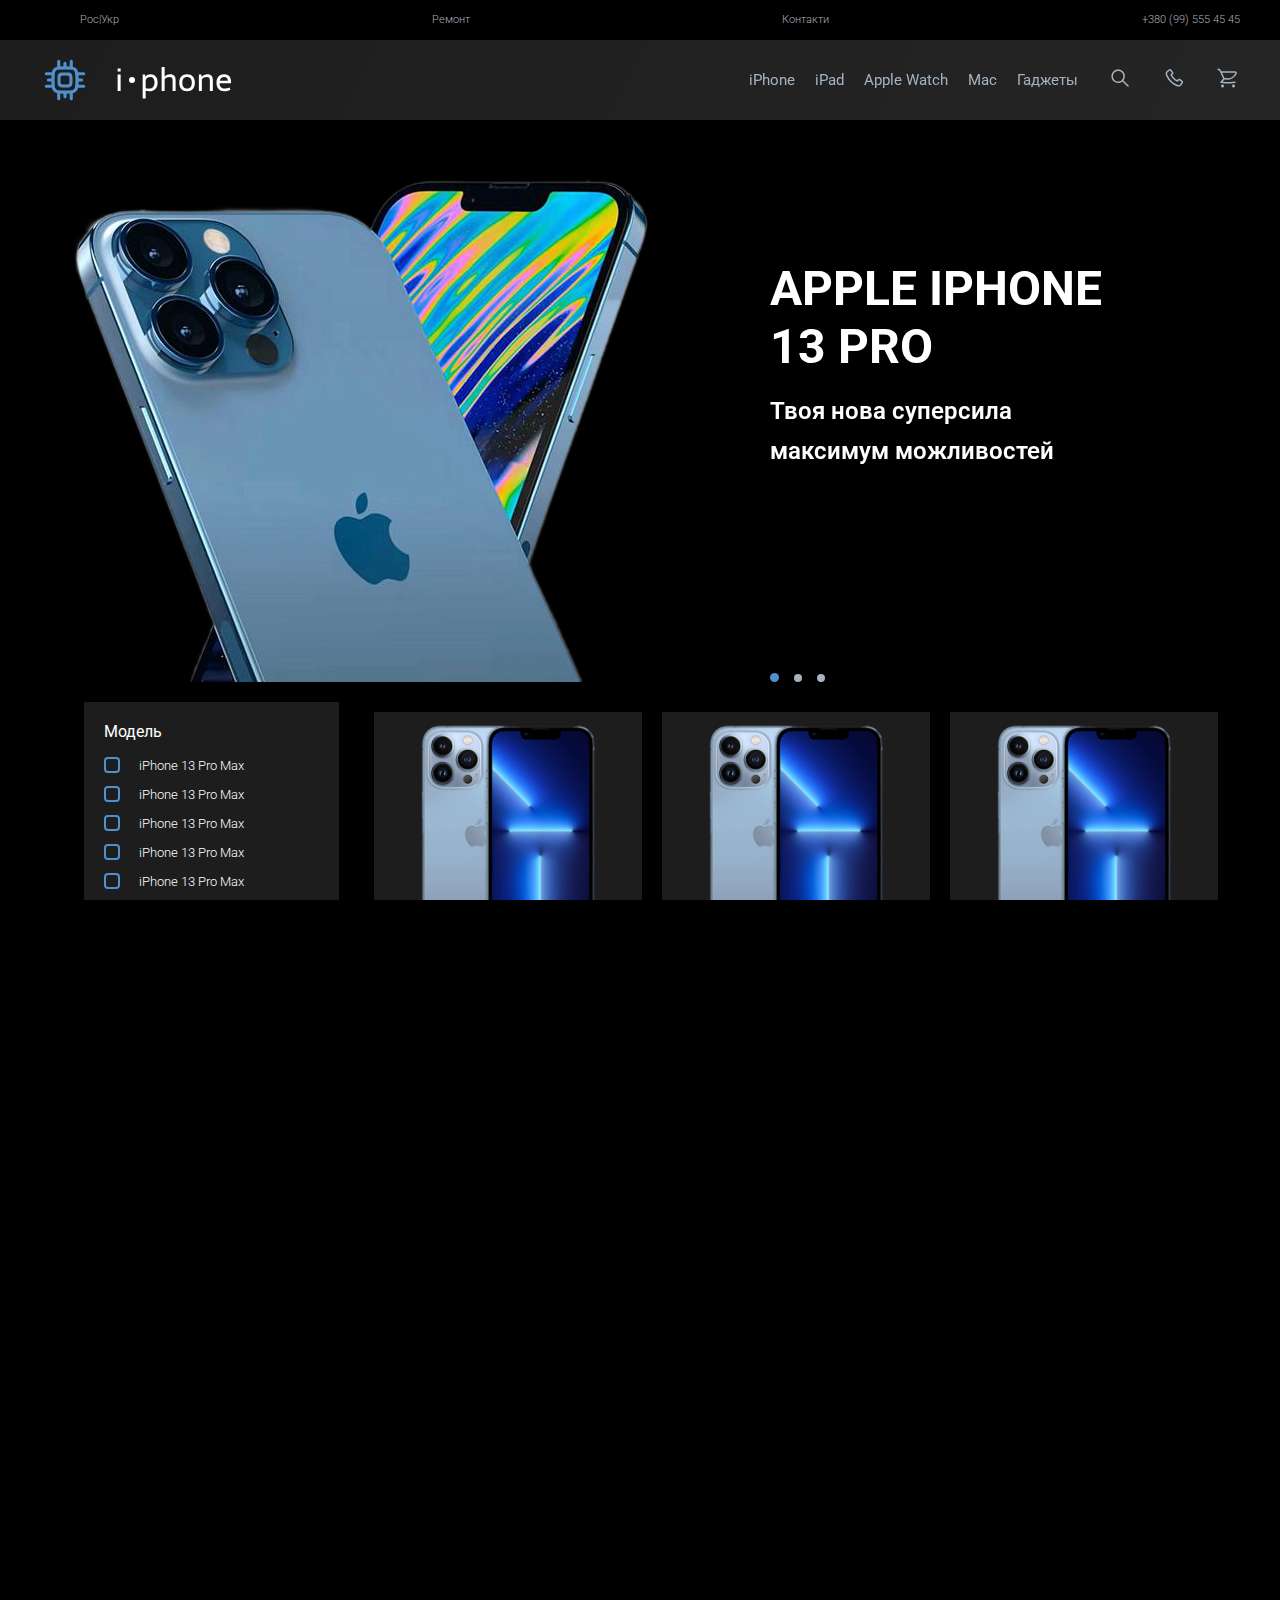
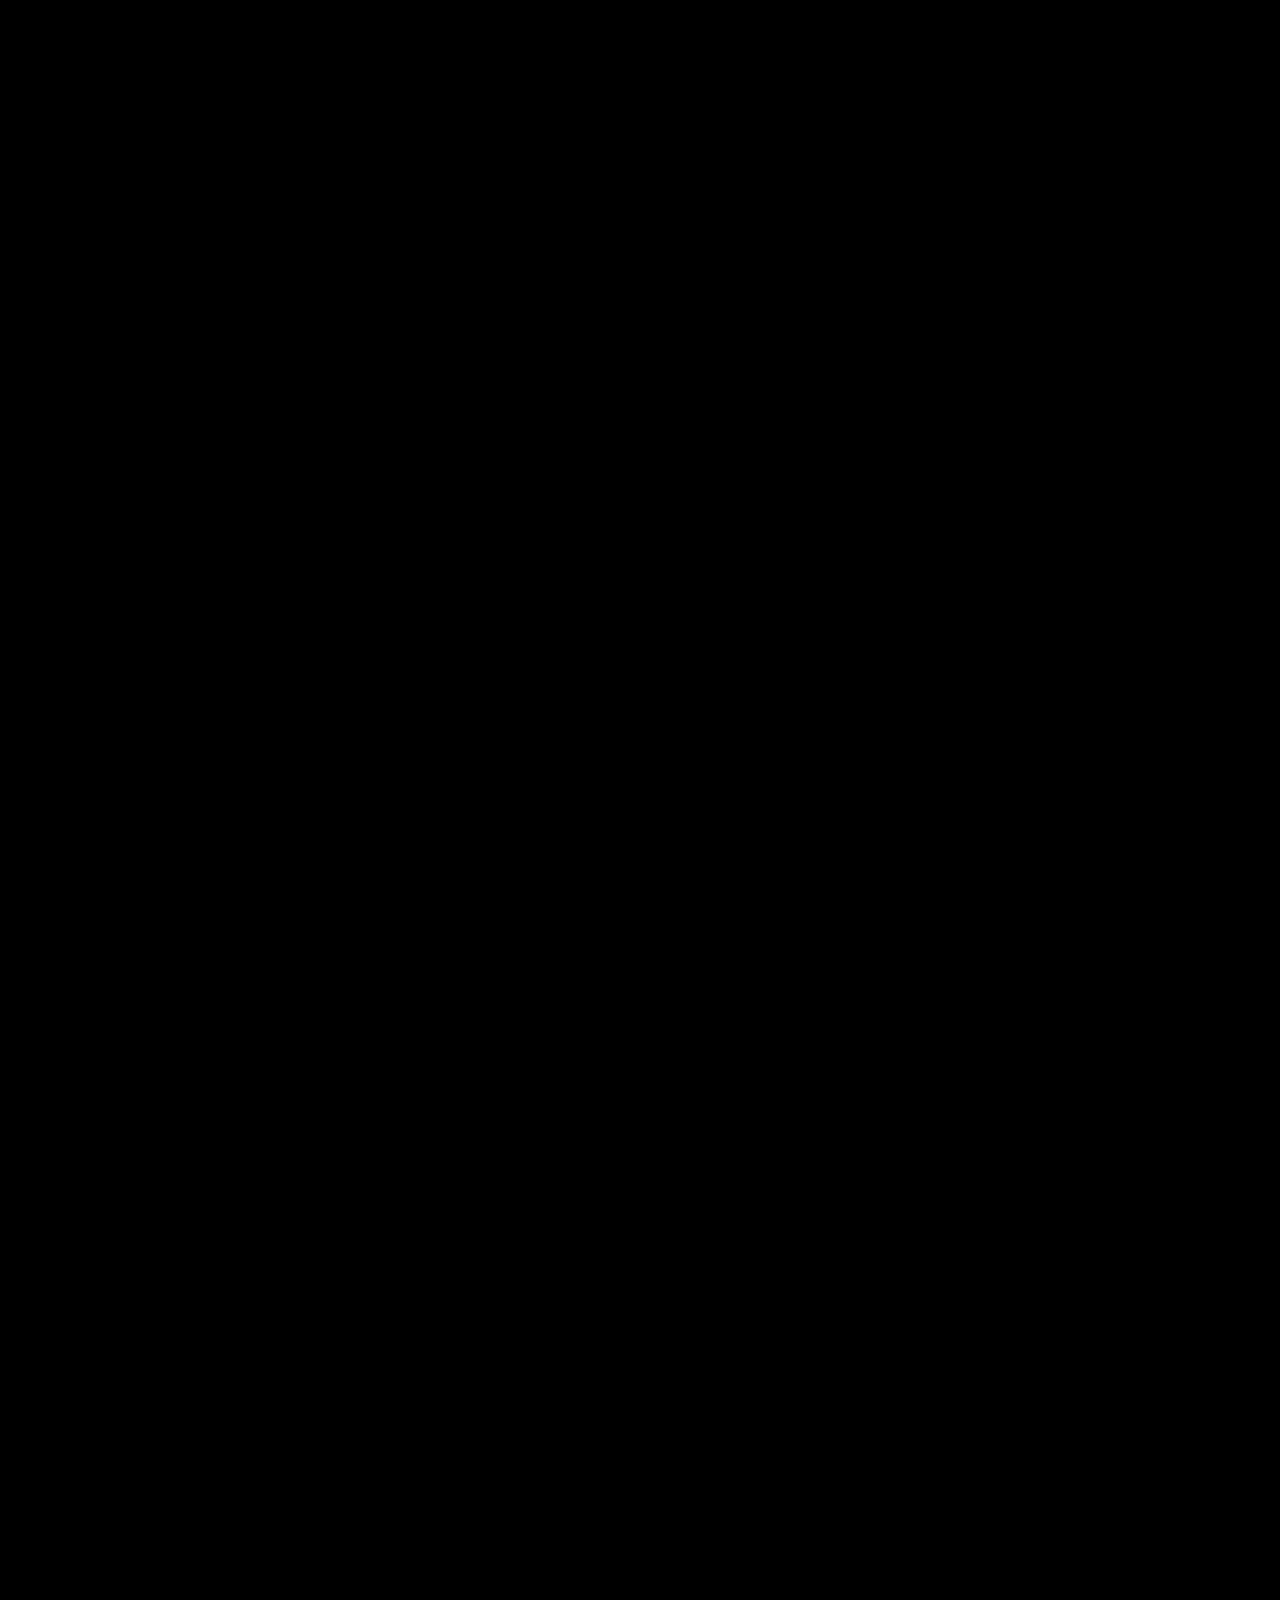
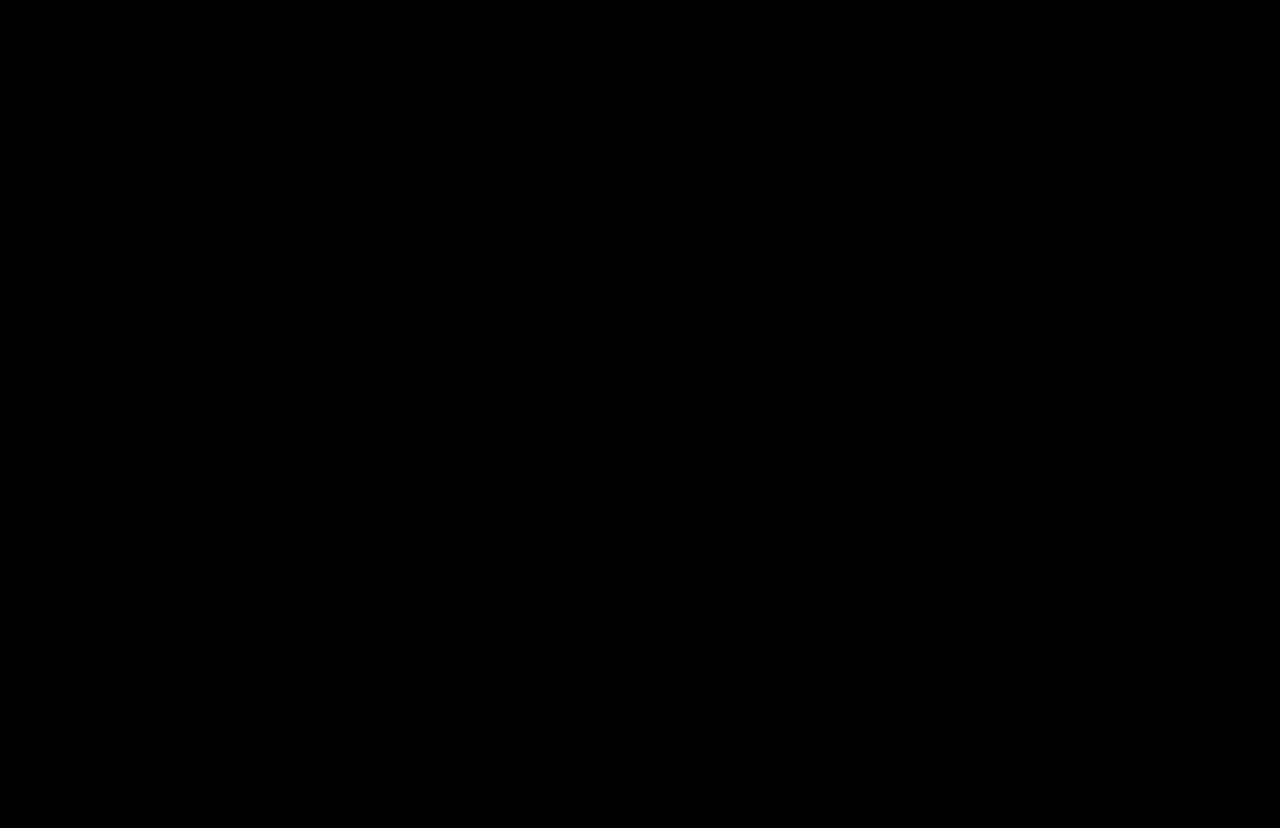
<file: index.html>
<!DOCTYPE html>
<html lang="ru">

<head>
    <meta charset="UTF-8">
    <meta http-equiv="X-UA-Compatible" content="IE=edge">
    <meta name="viewport" content="width=device-width, initial-scale=1.0">
    <title>Document</title>
    <link rel="preconnect" href="https://fonts.googleapis.com">
    <link rel="preconnect" href="https://fonts.gstatic.com" crossorigin>
    <link href="https://fonts.googleapis.com/css2?family=Roboto:wght@300;400;500;700&display=swap" rel="stylesheet">
    <link rel="stylesheet" href="css/style.min.css" type="text/css">
</head>

<body>
    <!-- ================================================wrapper============================================================================================================================================================================================================ -->
    <div class="wrapper">
        <div class="topbar">
            <div class="container">
                <div class="topbar__inner">
                    <ul class="topbar__list">
                        <li class="topbar__item">
                            <ul>
                                <li>
                                    <a href="#" class="topbar__link">Рос</a>
                                </li>
                                <span>|</span>
                                <li>
                                    <a href="#" class="topbar__link">Укр</a>
                                </li>
                            </ul>
                        </li>
                        <li class="topbar__item">
                            <a href="#" class="link">Ремонт</a>
                        </li>
                        <li class="topbar__item">
                            <a href="#" class="link">Контакти</a>
                        </li>
                        <li class="topbar__item">
                            <a href="#" class="link">+380 (99) 555 45 45</a>
                        </li>
                    </ul>
                </div>
            </div>
        </div>
        <!-- ================================================header============================================================================================================================================================================================================ -->
        <header class="header" id="myHeader">
            <div class="container">
                <div class="header__inner">
                    <a href="#" class="header__logo">
                        <img src="images/logo.svg" alt="logo">
                    </a>
                    <div class="header__burger">
                        <svg width="20" height="20" viewBox="0 0 20 20" fill="none" xmlns="http://www.w3.org/2000/svg">
                        <rect width="20" height="4" rx="2" fill="#A5B3C0"/>
                        <rect y="8" width="20" height="4" rx="2" fill="#A5B3C0"/>
                        <rect y="16" width="20" height="4" rx="2" fill="#A5B3C0"/>
                        </svg>
                    </div>
                    <nav class="header__menu">
                        <ul class="header__list">
                            <li class="header__item">
                                <a href="#" class="header__link">iPhone</a>
                            </li>
                            <li class="header__item">
                                <a href="#" class="header__link">iPad</a>
                            </li>
                            <li class="header__item">
                                <a href="#" class="header__link">Apple Watch</a>
                            </li>
                            <li class="header__item">
                                <a href="#" class="header__link">Mac</a>
                            </li>
                            <li class="header__item">
                                <a href="#" class="header__link">Гаджеты</a>
                            </li>
                        </ul>
                    </nav>
                    <ul class="header__nav">
                        <li class="header__nav-item">
                            <a href="#" class="header__nav-link">
                                <svg width="24" height="24" viewBox="0 0 24 24" fill="none" xmlns="http://www.w3.org/2000/svg">
                                <path fill-rule="evenodd" clip-rule="evenodd" d="M14.3851 15.4457C11.7348 17.5684 7.85538 17.4013 5.3986 14.9445C2.76256 12.3085 2.76256 8.03464 5.3986 5.3986C8.03464 2.76256 12.3085 2.76256 14.9445 5.3986C17.4013 7.85538 17.5684 11.7348 15.4457 14.3851L20.6014 19.5407C20.8943 19.8336 20.8943 20.3085 20.6014 20.6014C20.3085 20.8943 19.8336 20.8943 19.5407 20.6014L14.3851 15.4457ZM6.45926 13.8839C4.40901 11.8336 4.40901 8.50951 6.45926 6.45926C8.50951 4.40901 11.8336 4.40901 13.8839 6.45926C15.9326 8.50801 15.9341 11.8287 13.8884 13.8794C13.8869 13.8809 13.8854 13.8823 13.8839 13.8839C13.8824 13.8854 13.8809 13.8869 13.8794 13.8884C11.8288 15.9341 8.50801 15.9326 6.45926 13.8839Z" fill="#A5B3C0"/>
                                </svg>
                            </a>
                        </li>
                        <li class="header__nav-item">
                            <a href="#" class="header__nav-link">
                                <svg width="24" height="24" viewBox="0 0 24 24" fill="none" xmlns="http://www.w3.org/2000/svg">
                                <path fill-rule="evenodd" clip-rule="evenodd" d="M5.84029 9.85638C7.6276 13.7483 10.8081 16.8424 14.7619 18.519L14.7743 18.5243L15.5382 18.8648C16.5108 19.2981 17.654 18.9904 18.2776 18.1273L19.552 16.3635C19.6298 16.2558 19.6098 16.106 19.5063 16.0225L17.2816 14.2277C17.171 14.1385 17.0084 14.1593 16.9237 14.2735L16.0579 15.4418C15.8476 15.7256 15.4678 15.8242 15.1461 15.6786C12.1897 14.3407 9.81397 11.9649 8.47604 9.00854C8.33043 8.68678 8.42902 8.30702 8.71278 8.09674L9.88115 7.23088C9.99532 7.14628 10.0161 6.98365 9.92688 6.87305L8.13184 4.64801C8.04841 4.54459 7.89866 4.52451 7.79093 4.60228L6.01764 5.88244C5.14885 6.50963 4.84289 7.66247 5.28635 8.63792L5.83969 9.85508C5.83989 9.85552 5.84009 9.85595 5.84029 9.85638ZM14.1699 19.8973C9.87392 18.0737 6.41856 14.7107 4.47651 10.481L4.47534 10.4784L3.92084 9.25871C3.18174 7.63296 3.69167 5.71155 5.13965 4.66624L6.91294 3.38608C7.66706 2.84167 8.71529 2.98228 9.29929 3.70617L11.0943 5.93122C11.7189 6.70539 11.5734 7.84378 10.7743 8.43602L10.1048 8.93218C11.2357 11.1266 13.0281 12.919 15.2224 14.0499L15.7186 13.3804C16.3108 12.5812 17.4492 12.4357 18.2234 13.0603L20.4482 14.8551C21.1723 15.4393 21.3127 16.4879 20.7678 17.242L19.4935 19.0058C18.4541 20.4442 16.5487 20.9572 14.9277 20.2349L14.1699 19.8973Z" fill="#A5B3C0"/>
                                </svg>

                            </a>
                        </li>
                        <li class="header__nav-item">
                            <a href="#" class="header__nav-link">
                                <svg width="24" height="24" viewBox="0 0 24 24" fill="none" xmlns="http://www.w3.org/2000/svg">
                                <path fill-rule="evenodd" clip-rule="evenodd" d="M19.1477 5.25H5.33514L4.15497 3.1346C4.0225 2.89715 3.7719 2.75 3.5 2.75H2C1.58579 2.75 1.25 3.08579 1.25 3.5C1.25 3.91421 1.58579 4.25 2 4.25H3.0596L4.22429 6.33765L6.91037 12.2809L6.91312 12.2869L7.14971 12.8104L4.45287 15.687C4.25895 15.8939 4.19825 16.1924 4.29599 16.4585C4.39372 16.7247 4.63317 16.913 4.91486 16.9452L7.37299 17.2261C10.4477 17.5775 13.5524 17.5775 16.627 17.2261L19.0852 16.9452C19.4967 16.8981 19.7922 16.5264 19.7452 16.1148C19.6981 15.7033 19.3264 15.4078 18.9149 15.4549L16.4567 15.7358C13.4952 16.0742 10.5048 16.0742 7.54331 15.7358L6.56779 15.6243L8.54717 13.513C8.56632 13.4925 8.5841 13.4713 8.60052 13.4494L9.35334 13.5474C10.4083 13.6847 11.4746 13.7116 12.5351 13.6277C15.0086 13.4321 17.301 12.2551 18.9015 10.3591L19.4795 9.67425C19.499 9.65125 19.517 9.62711 19.5335 9.60194L20.6109 7.96009C21.3745 6.79633 20.5397 5.25 19.1477 5.25ZM8.65627 11.944C8.49086 11.9225 8.34823 11.8175 8.27858 11.666L8.27725 11.6631L6.05674 6.75H19.1477C19.3466 6.75 19.4658 6.9709 19.3567 7.13716L18.3042 8.74123L17.7552 9.39152C16.4132 10.9814 14.4909 11.9683 12.4169 12.1324C11.4603 12.208 10.4984 12.1837 9.54688 12.0599L8.65627 11.944Z" fill="#A5B3C0"/>
                                <path d="M6.5 18.5C5.67157 18.5 5 19.1716 5 20C5 20.8284 5.67157 21.5 6.5 21.5C7.32843 21.5 8 20.8284 8 20C8 19.1716 7.32843 18.5 6.5 18.5Z" fill="#A5B3C0"/>
                                <path d="M16 20C16 19.1716 16.6716 18.5 17.5 18.5C18.3284 18.5 19 19.1716 19 20C19 20.8284 18.3284 21.5 17.5 21.5C16.6716 21.5 16 20.8284 16 20Z" fill="#A5B3C0"/>
                                </svg>
                            </a>
                        </li>
                    </ul>
                </div>
            </div>
        </header>
        <!-- ================================================main============================================================================================================================================================================================================ -->
        <main class="main">
            <div class="pictures">
                <div class="container">
                    <div class="pictures__slick">
                        <a href="#" class="pictures__inner">
                            <div class="pictures__item">
                                <img src="images/darkbomber.png" alt="" class="pictures__img">
                            </div>
                            <div class="pictures__item">
                                <h1 class="pictures__title">apple iphone 13 pro</h1>
                                <p class="pictures__text">Твоя нова суперсила максимум можливостей</p>
                            </div>
                        </a>
                        <a href="#" class="pictures__inner">
                            <div class="pictures__item">
                                <img src="images/darkbomber.png" alt="" class="pictures__img">
                            </div>
                            <div class="pictures__item">
                                <h1 class="pictures__title">apple iphone 13 pro</h1>
                                <p class="pictures__text">Твоя нова суперсила максимум можливостей</p>
                            </div>
                        </a>
                        <a href="#" class="pictures__inner">
                            <div class="pictures__item">
                                <img src="images/darkbomber.png" alt="" class="pictures__img">
                            </div>
                            <div class="pictures__item">
                                <h1 class="pictures__title">apple iphone 13 pro</h1>
                                <p class="pictures__text">Твоя нова суперсила максимум можливостей</p>
                            </div>
                        </a>
                    </div>
                </div>
            </div>
            <div class="row cf">
                <div class="container">
                    <div class="content">
                        <div class="product_btn">
                            <svg width="24" height="24" viewBox="0 0 24 24" fill="none" xmlns="http://www.w3.org/2000/svg">
                        <path fill-rule="evenodd" clip-rule="evenodd" d="M13.3535 8.75H4C3.58579 8.75 3.25 8.41421 3.25 8C3.25 7.58579 3.58579 7.25 4 7.25H13.3535C13.68 6.09575 14.7412 5.25 16 5.25C17.2588 5.25 18.32 6.09575 18.6465 7.25H20C20.4142 7.25 20.75 7.58579 20.75 8C20.75 8.41421 20.4142 8.75 20 8.75H18.6465C18.32 9.90425 17.2588 10.75 16 10.75C14.7412 10.75 13.68 9.90425 13.3535 8.75ZM14.75 8C14.75 7.30964 15.3096 6.75 16 6.75C16.6904 6.75 17.25 7.30964 17.25 8C17.25 8.69036 16.6904 9.25 16 9.25C15.3096 9.25 14.75 8.69036 14.75 8Z" fill="#A5B3C0"/>
                        <path fill-rule="evenodd" clip-rule="evenodd" d="M10.6465 16.75H20C20.4142 16.75 20.75 16.4142 20.75 16C20.75 15.5858 20.4142 15.25 20 15.25H10.6465C10.32 14.0957 9.25878 13.25 8 13.25C6.74122 13.25 5.67998 14.0957 5.35352 15.25H4C3.58579 15.25 3.25 15.5858 3.25 16C3.25 16.4142 3.58579 16.75 4 16.75H5.35352C5.67998 17.9043 6.74122 18.75 8 18.75C9.25878 18.75 10.32 17.9043 10.6465 16.75ZM6.75 16C6.75 15.3096 7.30964 14.75 8 14.75C8.69036 14.75 9.25 15.3096 9.25 16C9.25 16.6904 8.69036 17.25 8 17.25C7.30964 17.25 6.75 16.6904 6.75 16Z" fill="#A5B3C0"/>
                        </svg>
                        </div>
                        <div class="myproduct">
                            <div class="myproduct__item">
                                <a href="product.html" class=""><img class="myproduct__tump-img" src="images/iphone_product.png" alt="product">
                                </a>
                                <h3 class="myproduct__tump-title">
                                    <a href="product.html" class="myproduct__tump-title--link">
                                      б/у Apple iPhone 13 Pro 256GB Sierra Blue (MLVP3)
                                    </a>
                                </h3>
                                <div class="myproduct__tump-price">
                                    <span>$750</span>
                                    <div>26 000Грн</div>
                                </div>
                                <div class="myproduct__tump-button">
                                    <a href="product.html" class="myproduct__tump-btn btn">Покупка в один клик</a>
                                    <a href="#" class="myproduct__main-btn btn">В корзину</a>
                                </div>
                            </div>
                            <div class="myproduct__item">
                                <a href="product.html" class=""><img class="myproduct__tump-img" src="images/iphone_product.png" alt="product">
                                </a>
                                <h3 class="myproduct__tump-title">
                                    <a href="product.html" class="myproduct__tump-title--link">
                                      б/у Apple iPhone 13 Pro 256GB Sierra Blue (MLVP3)
                                    </a>
                                </h3>
                                <div class="myproduct__tump-price">
                                    <span>$750</span>
                                    <div>26 000Грн</div>
                                </div>
                                <div class="myproduct__tump-button">
                                    <a href="product.html" class="myproduct__tump-btn btn">Покупка в один клик</a>
                                    <a href="#" class="myproduct__main-btn btn">В корзину</a>
                                </div>
                            </div>
                            <div class="myproduct__item">
                                <a href="product.html" class=""><img class="myproduct__tump-img" src="images/iphone_product.png" alt="product">
                                </a>
                                <h3 class="myproduct__tump-title">
                                    <a href="product.html" class="myproduct__tump-title--link">
                                      б/у Apple iPhone 13 Pro 256GB Sierra Blue (MLVP3)
                                    </a>
                                </h3>
                                <div class="myproduct__tump-price">
                                    <span>$750</span>
                                    <div>26 000Грн</div>
                                </div>
                                <div class="myproduct__tump-button">
                                    <a href="product.html" class="myproduct__tump-btn btn">Покупка в один клик</a>
                                    <a href="#" class="myproduct__main-btn btn">В корзину</a>
                                </div>
                            </div>
                            <div class="myproduct__item">
                                <a href="product.html" class=""><img class="myproduct__tump-img" src="images/iphone_product.png" alt="product">
                                </a>
                                <h3 class="myproduct__tump-title">
                                    <a href="product.html" class="myproduct__tump-title--link">
                                      б/у Apple iPhone 13 Pro 256GB Sierra Blue (MLVP3)
                                    </a>
                                </h3>
                                <div class="myproduct__tump-price">
                                    <span>$750</span>
                                    <div>26 000Грн</div>
                                </div>
                                <div class="myproduct__tump-button">
                                    <a href="product.html" class="myproduct__tump-btn btn">Покупка в один клик</a>
                                    <a href="#" class="myproduct__main-btn btn">В корзину</a>
                                </div>
                            </div>
                            <div class="myproduct__item">
                                <a href="product.html" class=""><img class="myproduct__tump-img" src="images/iphone_product.png" alt="product">
                                </a>
                                <h3 class="myproduct__tump-title">
                                    <a href="product.html" class="myproduct__tump-title--link">
                                      б/у Apple iPhone 13 Pro 256GB Sierra Blue (MLVP3)
                                    </a>
                                </h3>
                                <div class="myproduct__tump-price">
                                    <span>$750</span>
                                    <div>26 000Грн</div>
                                </div>
                                <div class="myproduct__tump-button">
                                    <a href="product.html" class="myproduct__tump-btn btn">Покупка в один клик</a>
                                    <a href="#" class="myproduct__main-btn btn">В корзину</a>
                                </div>
                            </div>
                            <div class="myproduct__item">
                                <a href="product.html" class=""><img class="myproduct__tump-img" src="images/iphone_product.png" alt="product">
                                </a>
                                <h3 class="myproduct__tump-title">
                                    <a href="product.html" class="myproduct__tump-title--link">
                                      б/у Apple iPhone 13 Pro 256GB Sierra Blue (MLVP3)
                                    </a>
                                </h3>
                                <div class="myproduct__tump-price">
                                    <span>$750</span>
                                    <div>26 000Грн</div>
                                </div>
                                <div class="myproduct__tump-button">
                                    <a href="product.html" class="myproduct__tump-btn btn">Покупка в один клик</a>
                                    <a href="#" class="myproduct__main-btn btn">В корзину</a>
                                </div>
                            </div>
                            <div class="myproduct__item">
                                <a href="product.html" class=""><img class="myproduct__tump-img" src="images/iphone_product.png" alt="product">
                                </a>
                                <h3 class="myproduct__tump-title">
                                    <a href="product.html" class="myproduct__tump-title--link">
                                      б/у Apple iPhone 13 Pro 256GB Sierra Blue (MLVP3)
                                    </a>
                                </h3>
                                <div class="myproduct__tump-price">
                                    <span>$750</span>
                                    <div>26 000Грн</div>
                                </div>
                                <div class="myproduct__tump-button">
                                    <a href="product.html" class="myproduct__tump-btn btn">Покупка в один клик</a>
                                    <a href="#" class="myproduct__main-btn btn">В корзину</a>
                                </div>
                            </div>
                            <div class="myproduct__item">
                                <a href="product.html" class=""><img class="myproduct__tump-img" src="images/iphone_product.png" alt="product">
                                </a>
                                <h3 class="myproduct__tump-title">
                                    <a href="product.html" class="myproduct__tump-title--link">
                                      б/у Apple iPhone 13 Pro 256GB Sierra Blue (MLVP3)
                                    </a>
                                </h3>
                                <div class="myproduct__tump-price">
                                    <span>$750</span>
                                    <div>26 000Грн</div>
                                </div>
                                <div class="myproduct__tump-button">
                                    <a href="product.html" class="myproduct__tump-btn btn">Покупка в один клик</a>
                                    <a href="#" class="myproduct__main-btn btn">В корзину</a>
                                </div>
                            </div>
                            <div class="myproduct__item">
                                <a href="product.html" class=""><img class="myproduct__tump-img" src="images/iphone_product.png" alt="product">
                                </a>
                                <h3 class="myproduct__tump-title">
                                    <a href="product.html" class="myproduct__tump-title--link">
                                      б/у Apple iPhone 13 Pro 256GB Sierra Blue (MLVP3)
                                    </a>
                                </h3>
                                <div class="myproduct__tump-price">
                                    <span>$750</span>
                                    <div>26 000Грн</div>
                                </div>
                                <div class="myproduct__tump-button">
                                    <a href="product.html" class="myproduct__tump-btn btn">Покупка в один клик</a>
                                    <a href="#" class="myproduct__main-btn btn">В корзину</a>
                                </div>
                            </div>
                            <div class="myproduct__item">
                                <a href="product.html" class=""><img class="myproduct__tump-img" src="images/iphone_product.png" alt="product">
                                </a>
                                <h3 class="myproduct__tump-title">
                                    <a href="product.html" class="myproduct__tump-title--link">
                                      б/у Apple iPhone 13 Pro 256GB Sierra Blue (MLVP3)
                                    </a>
                                </h3>
                                <div class="myproduct__tump-price">
                                    <span>$750</span>
                                    <div>26 000Грн</div>
                                </div>
                                <div class="myproduct__tump-button">
                                    <a href="product.html" class="myproduct__tump-btn btn">Покупка в один клик</a>
                                    <a href="#" class="myproduct__main-btn btn">В корзину</a>
                                </div>
                            </div>
                            <div class="myproduct__item">
                                <a href="product.html" class=""><img class="myproduct__tump-img" src="images/iphone_product.png" alt="product">
                                </a>
                                <h3 class="myproduct__tump-title">
                                    <a href="product.html" class="myproduct__tump-title--link">
                                      б/у Apple iPhone 13 Pro 256GB Sierra Blue (MLVP3)
                                    </a>
                                </h3>
                                <div class="myproduct__tump-price">
                                    <span>$750</span>
                                    <div>26 000Грн</div>
                                </div>
                                <div class="myproduct__tump-button">
                                    <a href="product.html" class="myproduct__tump-btn btn">Покупка в один клик</a>
                                    <a href="#" class="myproduct__main-btn btn">В корзину</a>
                                </div>
                            </div>
                            <div class="myproduct__item">
                                <a href="product.html" class=""><img class="myproduct__tump-img" src="images/iphone_product.png" alt="product">
                                </a>
                                <h3 class="myproduct__tump-title">
                                    <a href="product.html" class="myproduct__tump-title--link">
                                      б/у Apple iPhone 13 Pro 256GB Sierra Blue (MLVP3)
                                    </a>
                                </h3>
                                <div class="myproduct__tump-price">
                                    <span>$750</span>
                                    <div>26 000Грн</div>
                                </div>
                                <div class="myproduct__tump-button">
                                    <a href="product.html" class="myproduct__tump-btn btn">Покупка в один клик</a>
                                    <a href="#" class="myproduct__main-btn btn">В корзину</a>
                                </div>
                            </div>
                        </div>
                        <div class="pagination">
                            <a class="active" href="#">1</a>
                            <a href="#">2</a>
                            <a href="#">3</a>
                            <a href="#">></a>
                            <a href="#">>|</a>
                        </div>
                    </div>
                    <aside class="sidebar">
                        <div class="sidebar__optium">
                            <h4 class="sidebar__optium-title">Модель</h4>
                            <label class="sidebar__label">
                            <input type="checkbox" />iPhone 13 Pro Max
                            <span class="checkmark"></span>
                           </label>
                            <label class="sidebar__label">
                            <input type="checkbox" />iPhone 13 Pro Max
                            <span class="checkmark"></span>
                           </label>
                            <label class="sidebar__label">
                            <input type="checkbox" />iPhone 13 Pro Max
                            <span class="checkmark"></span>
                           </label>
                            <label class="sidebar__label">
                            <input type="checkbox" />iPhone 13 Pro Max
                            <span class="checkmark"></span>
                           </label>
                            <label class="sidebar__label">
                            <input type="checkbox" />iPhone 13 Pro Max
                            <span class="checkmark"></span>
                           </label>
                            <label class="sidebar__label">
                            <input type="checkbox" />iPhone 13 Pro Max
                            <span class="checkmark"></span>
                           </label>
                            <label class="sidebar__label">
                            <input type="checkbox" />iPhone 13 Pro Max
                            <span class="checkmark"></span>
                           </label>
                            <label class="sidebar__label">
                            <input type="checkbox" />iPhone 13 Pro Max
                            <span class="checkmark"></span>
                           </label>
                            <label class="sidebar__label">
                            <input type="checkbox" />iPhone 13 Pro Max
                            <span class="checkmark"></span>
                           </label>
                            <label class="sidebar__label">
                            <input type="checkbox" />iPhone 13 Pro Max
                            <span class="checkmark"></span>
                           </label>
                            <label class="sidebar__label">
                            <input type="checkbox" />iPhone 13 Pro Max
                            <span class="checkmark"></span>
                           </label>
                            <label class="sidebar__label">
                            <input type="checkbox" />iPhone 13 Pro Max
                            <span class="checkmark"></span>
                           </label>
                            <label class="sidebar__label">
                            <input type="checkbox" />iPhone 13 Pro Max
                            <span class="checkmark"></span>
                           </label>
                            <label class="sidebar__label">
                            <input type="checkbox" />iPhone 13 Pro Max
                            <span class="checkmark"></span>
                           </label>
                            <label class="sidebar__label">
                            <input type="checkbox" />iPhone 13 Pro Max
                            <span class="checkmark"></span>
                           </label>
                            <label class="sidebar__label">
                            <input type="checkbox" />iPhone 13 Pro Max
                            <span class="checkmark"></span>
                           </label>
                            <label class="sidebar__label">
                            <input type="checkbox" />iPhone 13 Pro Max
                            <span class="checkmark"></span>
                           </label>
                            <label class="sidebar__label">
                            <input type="checkbox" />iPhone 13 Pro Max
                            <span class="checkmark"></span>
                           </label>
                            <label class="sidebar__label">
                            <input type="checkbox" />iPhone 13 Pro Max
                            <span class="checkmark"></span>
                           </label>
                            <label class="sidebar__label">
                            <input type="checkbox" />iPhone 13 Pro Max
                            <span class="checkmark"></span>
                           </label>
                        </div>
                        <div class="sidebar__optium">
                            <h4 class="sidebar__optium-title">Объем памяти
                            </h4>
                            <label class="sidebar__label">
                            <input type="checkbox" />512GB
                            <span class="checkmark"></span>
                           </label>
                            <label class="sidebar__label">
                            <input type="checkbox" />512GB
                            <span class="checkmark"></span>
                           </label>
                            <label class="sidebar__label">
                            <input type="checkbox" />512GB
                            <span class="checkmark"></span>
                           </label>
                            <label class="sidebar__label">
                            <input type="checkbox" />512GB
                            <span class="checkmark"></span>
                           </label>
                            <label class="sidebar__label">
                            <input type="checkbox" />512GB
                            <span class="checkmark"></span>
                           </label>
                        </div>
                    </aside>
                </div>
            </div>
            <div class="category">
                <div class="container">
                    <div class="category__inner">
                        <a href="#" class="category__item">
                            <div class="category__box">
                                <h5 class="category__title">Ремонт техніки</h5>
                                <p class="category__text">оригінальні запчастини та гарантія</p>
                            </div>
                        </a>
                        <a href="#" class="category__item">
                            <div class="category__box">
                                <h5 class="category__title">Traid In</h5>
                                <p class="category__text">Програма обміну техніки Лазерне гравіювання</p>
                            </div>
                        </a>
                        <a href="#" class="category__item">
                            <div class="category__box">
                                <h5 class="category__title">Лазерне гравіювання</h5>
                                <p class="category__text">Нанесення літер та зображень</p>
                            </div>
                        </a>
                    </div>
                </div>
            </div>
        </main>
        <!-- ================================================footer============================================================================================================================================================================================================ -->
        <footer class="footer">
            <div class="container">
                <div class="footer__inner">
                    <div class="footer__col footer__col-1">
                        <a href="#" class="footer__logo">
                            <img src="images/logo.svg" alt="logo">
                        </a>
                        <h5 class="footer__title">контакти</h5>
                        <ul class="footer__menu">
                            <li class="footer__item">
                                <a href="#" class="footer__link">+380 (99) 555 45 45</a>
                            </li>
                        </ul>
                    </div>
                    <div class="footer__col footer__col-2">
                        <h5 class="footer__title">інформація</h5>
                        <ul class="footer__menu">
                            <li class="footer__item">
                                <a href="#" class="footer__link">Вакансії</a>
                            </li>
                            <li class="footer__item">
                                <a href="#" class="footer__link">доставка</a>
                            </li>
                            <li class="footer__item">
                                <a href="#" class="footer__link">Оплата</a>
                            </li>
                            <li class="footer__item">
                                <a href="#" class="footer__link">Розстрочка та кредит</a>
                            </li>
                            <li class="footer__item">
                                <a href="#" class="footer__link">Гарантія</a>
                            </li>
                            <li class="footer__item">
                                <a href="#" class="footer__link">Блог</a>
                            </li>
                        </ul>
                    </div>
                    <div class="footer__col footer__col-3">
                        <h5 class="footer__title">ДОДАТКОВО</h5>
                        <ul class="footer__menu">
                            <li class="footer__item">
                                <a href="#" class="footer__link">Карта сайту</a>
                            </li>
                            <li class="footer__item">
                                <a href="#" class="footer__link">Виробники</a>
                            </li>
                            <li class="footer__item">
                                <a href="#" class="footer__link">Товари зі знижкою</a>
                            </li>
                        </ul>
                    </div>
                    <div class="footer__col footer__col-4">
                        <h5 class="footer__title">НАШІ МАГАЗИНИ:</h5>
                        <ul class="footer__menu">
                            <li class="footer__item">
                                <a href="#" class="footer__link">New York</a>
                            </li>
                            <li class="footer__item">
                                <a href="#" class="footer__link">Maryland</a>
                            </li>
                        </ul>
                        <ul class="footer__social">
                            <li class="footer__social-item">
                                <a href="#" class="footer__social-link">
                                    <img src="images/Instagram.svg" alt="Instagram" class="footer__social">
                                </a>
                            </li>
                            <li class="footer__social-item">
                                <a href="#" class="footer__social-link">
                                    <img src="images/Facebook.svg" alt="Instagram" class="footer__social">
                                </a>
                            </li>
                        </ul>
                    </div>
                </div>
            </div>
        </footer>
    </div>
    <script src="js/main.min.js"></script>
</body>

</html>
</file>
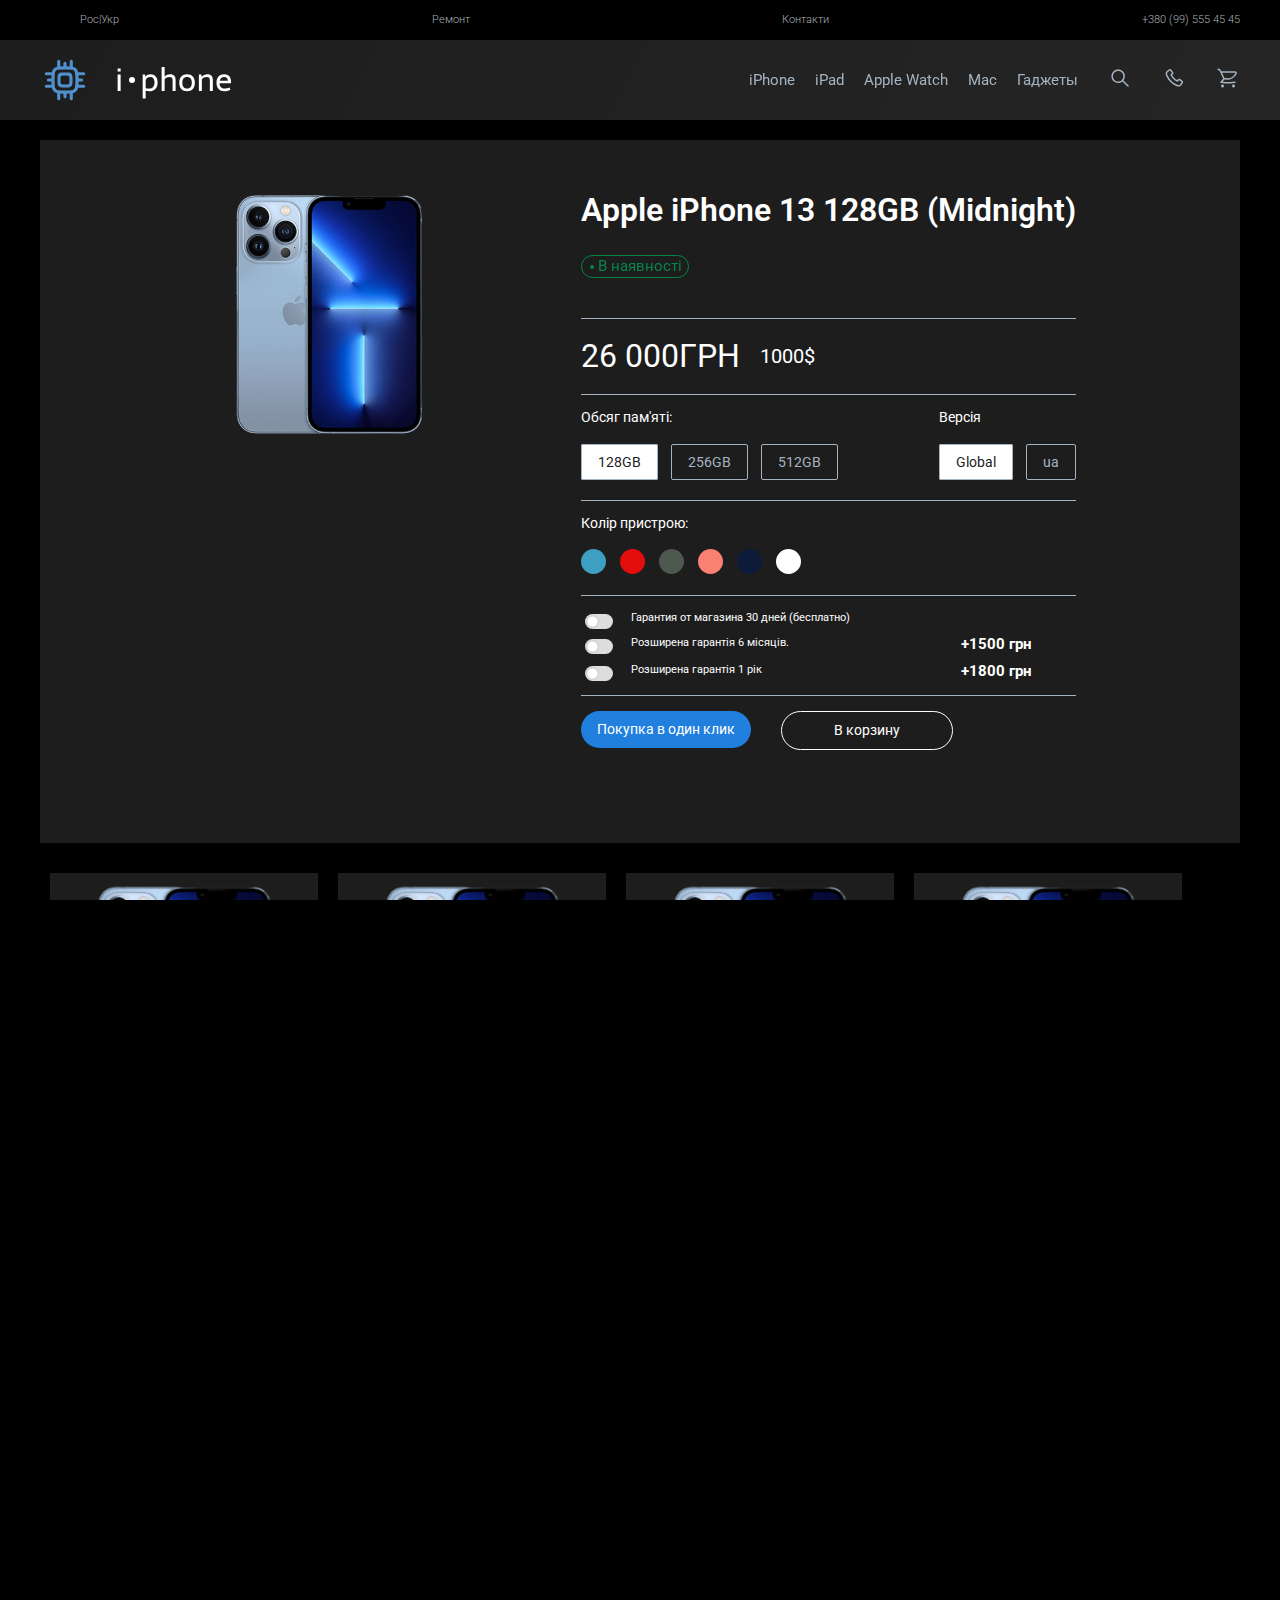
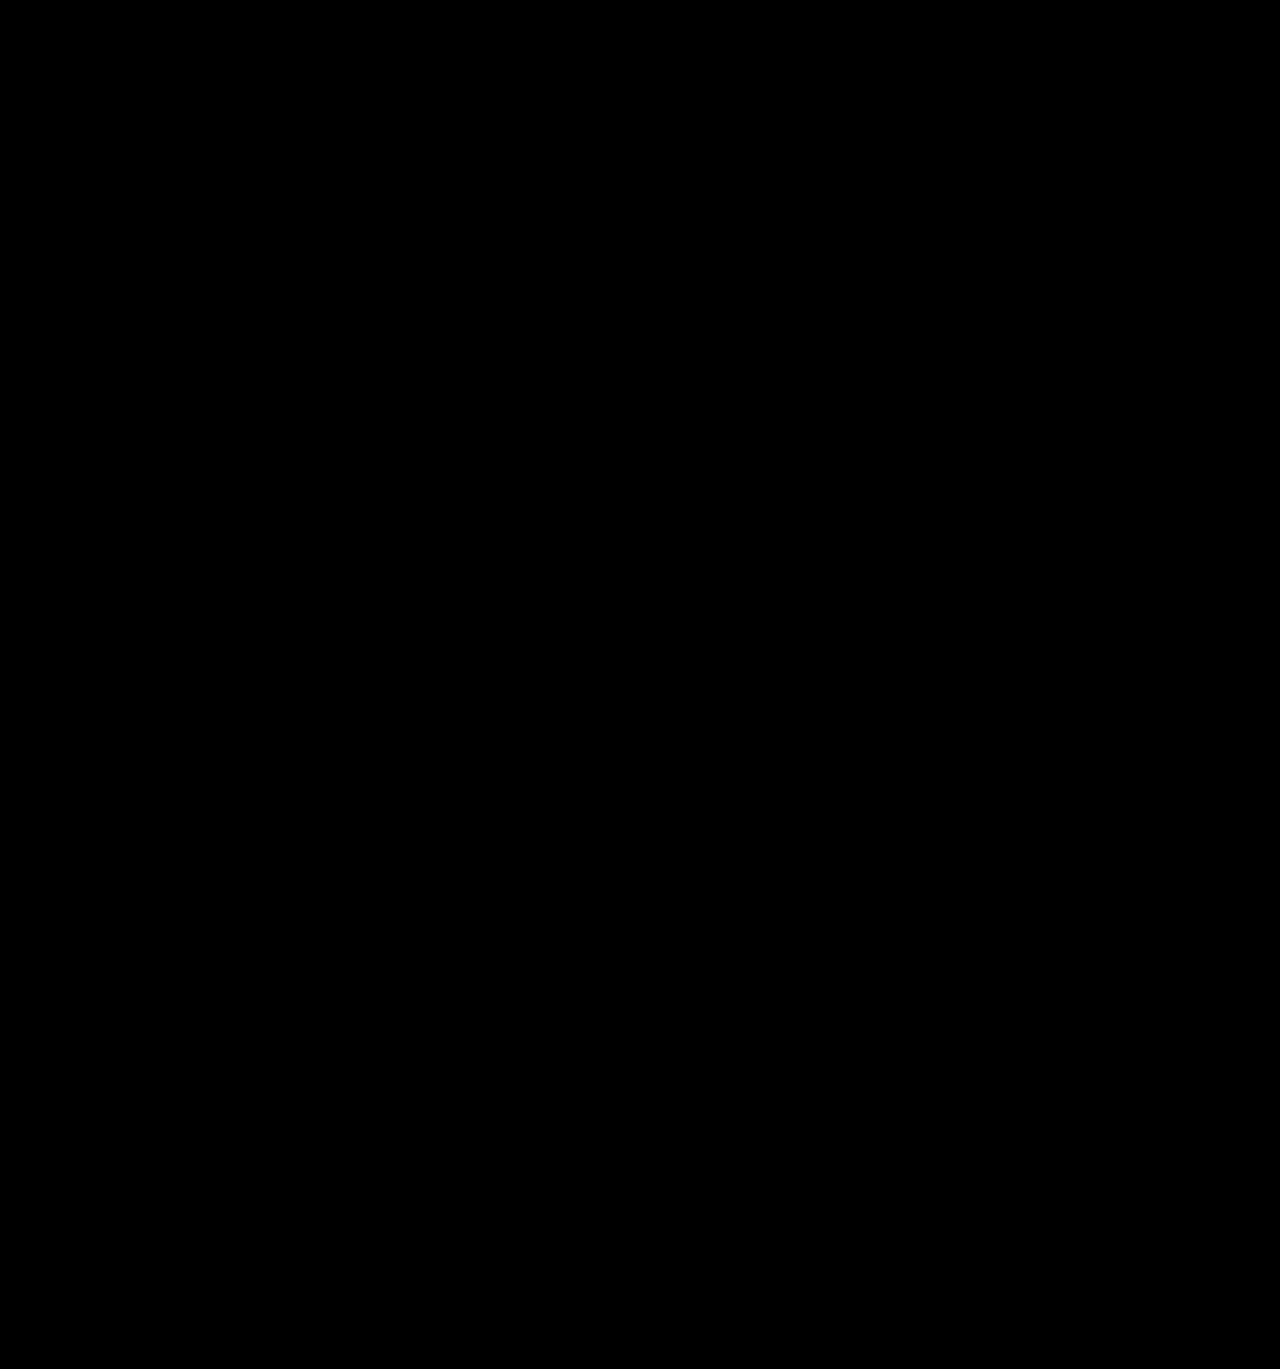
<file: product.html>
<!DOCTYPE html>
<html lang="ru">

<head>
    <meta charset="UTF-8">
    <meta http-equiv="X-UA-Compatible" content="IE=edge">
    <meta name="viewport" content="width=device-width, initial-scale=1.0">
    <title>Document</title>
    <link rel="preconnect" href="https://fonts.googleapis.com">
    <link rel="preconnect" href="https://fonts.gstatic.com" crossorigin>
    <link href="https://fonts.googleapis.com/css2?family=Roboto:wght@300;400;500;700&display=swap" rel="stylesheet">
    <link rel="stylesheet" href="css/style.min.css" type="text/css">
</head>

<body>
    <!-- ================================================wrapper============================================================================================================================================================================================================ -->
    <div class="wrapper">
        <div class="topbar">
            <div class="container">
                <div class="topbar__inner">
                    <ul class="topbar__list">
                        <li class="topbar__item">
                            <ul>
                                <li>
                                    <a href="#" class="topbar__link">Рос</a>
                                </li>
                                <span>|</span>
                                <li>
                                    <a href="#" class="topbar__link">Укр</a>
                                </li>
                            </ul>
                        </li>
                        <li class="topbar__item">
                            <a href="#" class="link">Ремонт</a>
                        </li>
                        <li class="topbar__item">
                            <a href="#" class="link">Контакти</a>
                        </li>
                        <li class="topbar__item">
                            <a href="tel:+380995554545" class="link">+380 (99) 555 45 45</a>
                        </li>
                    </ul>
                </div>
            </div>
        </div>
        <!-- ================================================header============================================================================================================================================================================================================ -->
        <header class="header" id="myHeader">
            <div class="container">
                <div class="header__inner">
                    <a href="#" class="header__logo">
                        <img src="images/logo.svg" alt="logo">
                    </a>
                    <div class="header__burger">
                        <svg width="20" height="20" viewBox="0 0 20 20" fill="none" xmlns="http://www.w3.org/2000/svg">
                        <rect width="20" height="4" rx="2" fill="#A5B3C0"/>
                        <rect y="8" width="20" height="4" rx="2" fill="#A5B3C0"/>
                        <rect y="16" width="20" height="4" rx="2" fill="#A5B3C0"/>
                        </svg>
                    </div>
                    <nav class="header__menu">
                        <ul class="header__list">
                            <li class="header__item">
                                <a href="#" class="header__link">iPhone</a>
                            </li>
                            <li class="header__item">
                                <a href="#" class="header__link">iPad</a>
                            </li>
                            <li class="header__item">
                                <a href="#" class="header__link">Apple Watch</a>
                            </li>
                            <li class="header__item">
                                <a href="#" class="header__link">Mac</a>
                            </li>
                            <li class="header__item">
                                <a href="#" class="header__link">Гаджеты</a>
                            </li>
                        </ul>
                    </nav>
                    <ul class="header__nav">
                        <li class="header__nav-item">
                            <a href="#" class="header__nav-link">
                                <svg width="24" height="24" viewBox="0 0 24 24" fill="none" xmlns="http://www.w3.org/2000/svg">
                                <path fill-rule="evenodd" clip-rule="evenodd" d="M14.3851 15.4457C11.7348 17.5684 7.85538 17.4013 5.3986 14.9445C2.76256 12.3085 2.76256 8.03464 5.3986 5.3986C8.03464 2.76256 12.3085 2.76256 14.9445 5.3986C17.4013 7.85538 17.5684 11.7348 15.4457 14.3851L20.6014 19.5407C20.8943 19.8336 20.8943 20.3085 20.6014 20.6014C20.3085 20.8943 19.8336 20.8943 19.5407 20.6014L14.3851 15.4457ZM6.45926 13.8839C4.40901 11.8336 4.40901 8.50951 6.45926 6.45926C8.50951 4.40901 11.8336 4.40901 13.8839 6.45926C15.9326 8.50801 15.9341 11.8287 13.8884 13.8794C13.8869 13.8809 13.8854 13.8823 13.8839 13.8839C13.8824 13.8854 13.8809 13.8869 13.8794 13.8884C11.8288 15.9341 8.50801 15.9326 6.45926 13.8839Z" fill="#A5B3C0"/>
                                </svg>
                            </a>
                        </li>
                        <li class="header__nav-item">
                            <a href="#" class="header__nav-link">
                                <svg width="24" height="24" viewBox="0 0 24 24" fill="none" xmlns="http://www.w3.org/2000/svg">
                                <path fill-rule="evenodd" clip-rule="evenodd" d="M5.84029 9.85638C7.6276 13.7483 10.8081 16.8424 14.7619 18.519L14.7743 18.5243L15.5382 18.8648C16.5108 19.2981 17.654 18.9904 18.2776 18.1273L19.552 16.3635C19.6298 16.2558 19.6098 16.106 19.5063 16.0225L17.2816 14.2277C17.171 14.1385 17.0084 14.1593 16.9237 14.2735L16.0579 15.4418C15.8476 15.7256 15.4678 15.8242 15.1461 15.6786C12.1897 14.3407 9.81397 11.9649 8.47604 9.00854C8.33043 8.68678 8.42902 8.30702 8.71278 8.09674L9.88115 7.23088C9.99532 7.14628 10.0161 6.98365 9.92688 6.87305L8.13184 4.64801C8.04841 4.54459 7.89866 4.52451 7.79093 4.60228L6.01764 5.88244C5.14885 6.50963 4.84289 7.66247 5.28635 8.63792L5.83969 9.85508C5.83989 9.85552 5.84009 9.85595 5.84029 9.85638ZM14.1699 19.8973C9.87392 18.0737 6.41856 14.7107 4.47651 10.481L4.47534 10.4784L3.92084 9.25871C3.18174 7.63296 3.69167 5.71155 5.13965 4.66624L6.91294 3.38608C7.66706 2.84167 8.71529 2.98228 9.29929 3.70617L11.0943 5.93122C11.7189 6.70539 11.5734 7.84378 10.7743 8.43602L10.1048 8.93218C11.2357 11.1266 13.0281 12.919 15.2224 14.0499L15.7186 13.3804C16.3108 12.5812 17.4492 12.4357 18.2234 13.0603L20.4482 14.8551C21.1723 15.4393 21.3127 16.4879 20.7678 17.242L19.4935 19.0058C18.4541 20.4442 16.5487 20.9572 14.9277 20.2349L14.1699 19.8973Z" fill="#A5B3C0"/>
                                </svg>

                            </a>
                        </li>
                        <li class="header__nav-item">
                            <a href="#" class="header__nav-link">
                                <svg width="24" height="24" viewBox="0 0 24 24" fill="none" xmlns="http://www.w3.org/2000/svg">
                                <path fill-rule="evenodd" clip-rule="evenodd" d="M19.1477 5.25H5.33514L4.15497 3.1346C4.0225 2.89715 3.7719 2.75 3.5 2.75H2C1.58579 2.75 1.25 3.08579 1.25 3.5C1.25 3.91421 1.58579 4.25 2 4.25H3.0596L4.22429 6.33765L6.91037 12.2809L6.91312 12.2869L7.14971 12.8104L4.45287 15.687C4.25895 15.8939 4.19825 16.1924 4.29599 16.4585C4.39372 16.7247 4.63317 16.913 4.91486 16.9452L7.37299 17.2261C10.4477 17.5775 13.5524 17.5775 16.627 17.2261L19.0852 16.9452C19.4967 16.8981 19.7922 16.5264 19.7452 16.1148C19.6981 15.7033 19.3264 15.4078 18.9149 15.4549L16.4567 15.7358C13.4952 16.0742 10.5048 16.0742 7.54331 15.7358L6.56779 15.6243L8.54717 13.513C8.56632 13.4925 8.5841 13.4713 8.60052 13.4494L9.35334 13.5474C10.4083 13.6847 11.4746 13.7116 12.5351 13.6277C15.0086 13.4321 17.301 12.2551 18.9015 10.3591L19.4795 9.67425C19.499 9.65125 19.517 9.62711 19.5335 9.60194L20.6109 7.96009C21.3745 6.79633 20.5397 5.25 19.1477 5.25ZM8.65627 11.944C8.49086 11.9225 8.34823 11.8175 8.27858 11.666L8.27725 11.6631L6.05674 6.75H19.1477C19.3466 6.75 19.4658 6.9709 19.3567 7.13716L18.3042 8.74123L17.7552 9.39152C16.4132 10.9814 14.4909 11.9683 12.4169 12.1324C11.4603 12.208 10.4984 12.1837 9.54688 12.0599L8.65627 11.944Z" fill="#A5B3C0"/>
                                <path d="M6.5 18.5C5.67157 18.5 5 19.1716 5 20C5 20.8284 5.67157 21.5 6.5 21.5C7.32843 21.5 8 20.8284 8 20C8 19.1716 7.32843 18.5 6.5 18.5Z" fill="#A5B3C0"/>
                                <path d="M16 20C16 19.1716 16.6716 18.5 17.5 18.5C18.3284 18.5 19 19.1716 19 20C19 20.8284 18.3284 21.5 17.5 21.5C16.6716 21.5 16 20.8284 16 20Z" fill="#A5B3C0"/>
                                </svg>
                            </a>
                        </li>
                    </ul>
                </div>
            </div>
        </header>
        <!-- ================================================main============================================================================================================================================================================================================ -->
        <main class="main">
            <div class="product">
                <div class="container">
                    <div class="product__inner">
                        <div class="product__item">
                            <img src="images/iphone_product.png" alt="product" class="product__img">
                        </div>
                        <div class="product__item">
                            <div class="product__info">
                                <h2 class="product__title">
                                    Apple iPhone 13 128GB (Midnight)
                                </h2>
                                <div class="product__stoke">В наявності</div>
                            </div>
                            <div class="product__info">
                                <div class="product__price">
                                    <span class="product__price-ua">26 000Грн</span>
                                    <span class="product__price-usd">1000$</span>
                                </div>
                            </div>
                            <div class="product__info product__info-memory">
                                <div class="product__memory">
                                    <p class="product__subtitle">Обсяг пам'яті:</p>
                                    <div class="product__info-row">
                                        <a href="#" class="product__version-link active">128GB</a>
                                        <a href="#" class="product__version-link">256GB</a>
                                        <a href="#" class="product__version-link">512GB</a>
                                    </div>
                                </div>
                                <div class="product__version">
                                    <p class="product__subtitle">Версія</p>
                                    <div class="product__info-row">
                                        <a href="#" class="product__version-link active">Global</a>
                                        <a href="#" class="product__version-link">ua</a>
                                    </div>
                                </div>
                            </div>
                            <div class="product__info">
                                <div class="product__radio">
                                    <p class="product__subtitle">Колір пристрою:</p>
                                    <div class="product__info-box">
                                        <label class="product_container">
                                      <input type="radio" checked="checked" name="radio">
                                      <span class="product_checkmark"></span>
                                     </label>
                                        <label class="product_container">
                                      <input type="radio" checked="checked" name="radio">
                                      <span class="product_checkmark"></span>
                                     </label>
                                        <label class="product_container">
                                      <input type="radio" checked="checked" name="radio">
                                      <span class="product_checkmark"></span>
                                     </label>
                                        <label class="product_container">
                                      <input type="radio" checked="checked" name="radio">
                                      <span class="product_checkmark"></span>
                                     </label>
                                        <label class="product_container">
                                      <input type="radio" checked="checked" name="radio">
                                      <span class="product_checkmark"></span>
                                     </label>
                                        <label class="product_container">
                                      <input type="radio" checked="checked" name="radio">
                                      <span class="product_checkmark"></span>
                                     </label>
                                    </div>
                                </div>
                            </div>
                            <div class="product__info">
                                <p class="product__subtitle"></p>
                                <div class="product__checkbox-inner">
                                    <div class="product__checkbox-item">
                                        <div class="switch_box box_1">
                                            <input type="checkbox" class="switch_1">
                                        </div>
                                        <ul class="product__checkbox-list">
                                            <li class="product__checkbox-text">Гарантия от магазина 30 дней (бесплатно)</li>
                                            <li class="product__checkbox-price"><strong></strong></li>
                                        </ul>
                                    </div>
                                    <div class="product__checkbox-item">
                                        <div class="switch_box box_1">
                                            <input type="checkbox" class="switch_1">
                                        </div>
                                        <ul class="product__checkbox-list">
                                            <li class="product__checkbox-text">Розширена гарантія 6 місяців.</li>
                                            <li class="product__checkbox-price"><strong>+1500 грн</strong></li>
                                        </ul>
                                    </div>
                                    <div class="product__checkbox-item">
                                        <div class="switch_box box_1">
                                            <input type="checkbox" class="switch_1">
                                        </div>
                                        <ul class="product__checkbox-list">
                                            <li class="product__checkbox-text">Розширена гарантія 1 рік</li>
                                            <li class="product__checkbox-price"><strong>+1800 грн</strong></li>
                                        </ul>
                                    </div>
                                </div>
                            </div>
                            <div class="product__info">
                                <ul class="product__button">
                                    <li class="product__button-li">
                                        <a href="#" class="product__button-link myproduct__tump-btn btn">Покупка в один клик</a>
                                    </li>
                                    <li class="product__button-li">
                                        <a href="#" class="product__button-link myproduct__main-btn btn">В корзину</a>
                                    </li>
                                </ul>
                            </div>
                        </div>
                    </div>
                </div>
            </div>
            <div class="container">
                <div class="myproduct">
                    <div class="myproduct__item">
                        <a href="#" class=""><img class="myproduct__tump-img" src="images/iphone_product.png" alt="product">
                        </a>
                        <h3 class="myproduct__tump-title">
                            <a href="#" class="myproduct__tump-title--link">
                                      б/у Apple iPhone 13 Pro 256GB Sierra Blue (MLVP3)
                                    </a>
                        </h3>
                        <div class="myproduct__tump-price">
                            <span>$750</span>
                            <div>26 000Грн</div>
                        </div>
                        <div class="myproduct__tump-button">
                            <a href="#" class="myproduct__tump-btn btn">Покупка в один клик</a>
                            <a href="#" class="myproduct__main-btn btn">В корзину</a>
                        </div>
                    </div>
                    <div class="myproduct__item">
                        <a href="#" class=""><img class="myproduct__tump-img" src="images/iphone_product.png" alt="product">
                        </a>
                        <h3 class="myproduct__tump-title">
                            <a href="#" class="myproduct__tump-title--link">
                                      б/у Apple iPhone 13 Pro 256GB Sierra Blue (MLVP3)
                                    </a>
                        </h3>
                        <div class="myproduct__tump-price">
                            <span>$750</span>
                            <div>26 000Грн</div>
                        </div>
                        <div class="myproduct__tump-button">
                            <a href="#" class="myproduct__tump-btn btn">Покупка в один клик</a>
                            <a href="#" class="myproduct__main-btn btn">В корзину</a>
                        </div>
                    </div>
                    <div class="myproduct__item">
                        <a href="#" class=""><img class="myproduct__tump-img" src="images/iphone_product.png" alt="product">
                        </a>
                        <h3 class="myproduct__tump-title">
                            <a href="#" class="myproduct__tump-title--link">
                                      б/у Apple iPhone 13 Pro 256GB Sierra Blue (MLVP3)
                                    </a>
                        </h3>
                        <div class="myproduct__tump-price">
                            <span>$750</span>
                            <div>26 000Грн</div>
                        </div>
                        <div class="myproduct__tump-button">
                            <a href="#" class="myproduct__tump-btn btn">Покупка в один клик</a>
                            <a href="#" class="myproduct__main-btn btn">В корзину</a>
                        </div>
                    </div>
                    <div class="myproduct__item">
                        <a href="#" class=""><img class="myproduct__tump-img" src="images/iphone_product.png" alt="product">
                        </a>
                        <h3 class="myproduct__tump-title">
                            <a href="#" class="myproduct__tump-title--link">
                                      б/у Apple iPhone 13 Pro 256GB Sierra Blue (MLVP3)
                                    </a>
                        </h3>
                        <div class="myproduct__tump-price">
                            <span>$750</span>
                            <div>26 000Грн</div>
                        </div>
                        <div class="myproduct__tump-button">
                            <a href="#" class="myproduct__tump-btn btn">Покупка в один клик</a>
                            <a href="#" class="myproduct__main-btn btn">В корзину</a>
                        </div>
                    </div>
                </div>
            </div>
            <section class="product__content">
                <div class="container">
                    <div class="product__content-inner">
                        <h2>Apple iPhone 13 - дивовижна новинка 2021</h2>
                        <p>
                            Здається, що може бути краще за флагманську дванадцятку, оснащену передовими технологіями у сфері мобільної розробки. І все ж творцям з Купертіно щоразу вдається здивувати користувачів новинками з особливо стильним дизайном та інноваційною начинкою. У
                            гарячий Apple iPhone 13 закохуєшся з першого погляду. Елегантні риси корпусу, нові кольори, дивовижний дисплей, камери, які можуть позмагатися з найкращою фототехнікою, потужні процесори та швидкісна операційна система. Це
                            вже давно не просто смартфони, а твори високотехнологічного мистецтва.
                        </p>
                        <div class="product__content-inner_img">
                            <img src="images/iphone13.jpg" alt="iphone">
                        </div>
                        <h2>Чи можна тут вмістити такі потужні камери?</h2>
                        <h3>Так, по діагоналі</h3>
                        <p>
                            Ми розробили абсолютно нову схему розташування та розгорнули об'єктиви на 45 градусів. Завдяки цьому всередині корпусу помістилася наша найкраща система двох камер із збільшеною матрицею ширококутної камери. Крім того, ми звільнили місце для системи оптичної
                            стабілізації зображення зсувом матриці. І підвищили швидкість роботи матриці на надширококутній камері.
                        </p>
                        <p>
                            Нова надширококутна камера бачить більше деталей у темних областях знімків. Нова ширококутна камера вловлює на 47% більше світла для якісніших фотографій та відео. Нова оптична стабілізація зі зсувом матриці забезпечить чіткі кадри навіть у нестійкому
                            положенні.
                        </p>
                        <div class="product__content-inner_img">
                            <img src="images/iphone13_2.jpg" alt="iphone">
                        </div>
                    </div>
                </div>
            </section>
        </main>
        <!-- ================================================footer============================================================================================================================================================================================================ -->
        <footer class="footer">
            <div class="container">
                <div class="footer__inner">
                    <div class="footer__col footer__col-1">
                        <a href="#" class="footer__logo">
                            <img src="images/logo.svg" alt="logo">
                        </a>
                        <h5 class="footer__title">контакти</h5>
                        <ul class="footer__menu">
                            <li class="footer__item">
                                <a href="tel:+380995554545" class="footer__link">+380 (99) 555 45 45</a>
                            </li>
                        </ul>
                    </div>
                    <div class="footer__col footer__col-2">
                        <h5 class="footer__title">інформація</h5>
                        <ul class="footer__menu">
                            <li class="footer__item">
                                <a href="#" class="footer__link">Вакансії</a>
                            </li>
                            <li class="footer__item">
                                <a href="#" class="footer__link">доставка</a>
                            </li>
                            <li class="footer__item">
                                <a href="#" class="footer__link">Оплата</a>
                            </li>
                            <li class="footer__item">
                                <a href="#" class="footer__link">Розстрочка та кредит</a>
                            </li>
                            <li class="footer__item">
                                <a href="#" class="footer__link">Гарантія</a>
                            </li>
                            <li class="footer__item">
                                <a href="#" class="footer__link">Блог</a>
                            </li>
                        </ul>
                    </div>
                    <div class="footer__col footer__col-3">
                        <h5 class="footer__title">ДОДАТКОВО</h5>
                        <ul class="footer__menu">
                            <li class="footer__item">
                                <a href="#" class="footer__link">Карта сайту</a>
                            </li>
                            <li class="footer__item">
                                <a href="#" class="footer__link">Виробники</a>
                            </li>
                            <li class="footer__item">
                                <a href="#" class="footer__link">Товари зі знижкою</a>
                            </li>
                        </ul>
                    </div>
                    <div class="footer__col footer__col-4">
                        <h5 class="footer__title">НАШІ МАГАЗИНИ:</h5>
                        <ul class="footer__menu">
                            <li class="footer__item">
                                <a href="#" class="footer__link">New York</a>
                            </li>
                            <li class="footer__item">
                                <a href="#" class="footer__link">Maryland</a>
                            </li>
                        </ul>
                        <ul class="footer__social">
                            <li class="footer__social-item">
                                <a href="#" class="footer__social-link">
                                    <img src="images/Instagram.svg" alt="Instagram" class="footer__social">
                                </a>
                            </li>
                            <li class="footer__social-item">
                                <a href="#" class="footer__social-link">
                                    <img src="images/Facebook.svg" alt="Instagram" class="footer__social">
                                </a>
                            </li>
                        </ul>
                    </div>
                </div>
            </div>
        </footer>
    </div>
    <script src="js/main.min.js"></script>
</body>

</html>
</file>
<file: css/style.min.css>
html{-webkit-box-sizing:border-box;box-sizing:border-box}*,*::after,*::before{-webkit-box-sizing:inherit;box-sizing:inherit}ul[class],ol[class]{padding:0}body,h1,h2,h3,h4,h5,h6,p,ul,ol,li,figure,figcaption,blockquote,dl,dd{margin:0}ul[class]{list-style:none}img{max-width:100%;display:block}li{list-style:none}input,button,textarea,select{font:inherit}a{text-decoration:none;color:inherit}:active,:hover,:focus{outline:0;outline-offset:0}button{background:none;border:none;cursor:pointer;text-decoration:none}.slick-slider{position:relative;display:block;-webkit-box-sizing:border-box;box-sizing:border-box;-webkit-touch-callout:none;-webkit-user-select:none;-moz-user-select:none;-ms-user-select:none;user-select:none;-ms-touch-action:pan-y;touch-action:pan-y;-webkit-tap-highlight-color:rgba(0,0,0,0)}.slick-list{position:relative;overflow:hidden;display:block;margin:0;padding:0}.slick-list:focus{outline:none}.slick-list.dragging{cursor:pointer;cursor:hand}.slick-slider .slick-track,.slick-slider .slick-list{-webkit-transform:translate3d(0, 0, 0);-ms-transform:translate3d(0, 0, 0);transform:translate3d(0, 0, 0)}.slick-track{position:relative;left:0;top:0;display:block;margin-left:auto;margin-right:auto}.slick-track:before,.slick-track:after{content:"";display:table}.slick-track:after{clear:both}.slick-loading .slick-track{visibility:hidden}.slick-slide{float:left;height:100%;min-height:1px;display:none}[dir=rtl] .slick-slide{float:right}.slick-slide img{display:block}.slick-slide.slick-loading img{display:none}.slick-slide.dragging img{pointer-events:none}.slick-initialized .slick-slide{display:block}.slick-loading .slick-slide{visibility:hidden}.slick-vertical .slick-slide{display:block;height:auto;border:1px solid rgba(0,0,0,0)}.slick-arrow.slick-hidden{display:none}html,body{height:100%;font-family:"Roboto",sans-serif;min-width:320px;overflow-x:hidden;background-color:#000;color:#fff;font-weight:400}.wrapper{display:-webkit-box;display:-ms-flexbox;display:flex;-webkit-box-orient:vertical;-webkit-box-direction:normal;-ms-flex-direction:column;flex-direction:column;min-height:100%;position:relative}.main{-webkit-box-flex:1;-ms-flex:1 0 auto;flex:1 0 auto}.footer{-webkit-box-flex:0;-ms-flex:0 0 auto;flex:0 0 auto}.container{max-width:1220px;margin:0 auto;padding:0 10px}.pictures__slick .slick-dots{position:absolute;font-size:0;right:415px;bottom:0;display:-webkit-box;display:-ms-flexbox;display:flex;-webkit-box-align:center;-ms-flex-align:center;align-items:center}.pictures__slick .slick-dots li{background:#a5b3c0;width:8px;height:8px;border-radius:30px}.pictures__slick .slick-dots li+li{margin-left:15px}.pictures__slick .slick-dots li.slick-active{background:#5091cd;width:9px;height:9px}.btn{font-size:14px;line-height:15px;display:-webkit-box;display:-ms-flexbox;display:flex;-webkit-box-align:center;-ms-flex-align:center;align-items:center;-webkit-box-pack:center;-ms-flex-pack:center;justify-content:center;text-align:center;color:#fff}.header{width:100%;height:80px;z-index:1999;position:-webkit-sticky;position:sticky;top:0;left:0;-webkit-transition:all .3s;-o-transition:all .3s;transition:all .3s;background:-o-linear-gradient(332.97deg, #1D1D1D 0%, #252525 100%);background:linear-gradient(117.03deg, #1D1D1D 0%, #252525 100%);-webkit-box-shadow:0px 4px 4px rgba(0,0,0,.25);box-shadow:0px 4px 4px rgba(0,0,0,.25)}.header__inner{position:relative;display:-webkit-box;display:-ms-flexbox;display:flex;-webkit-box-pack:justify;-ms-flex-pack:justify;justify-content:space-between;height:80px;-webkit-box-align:center;-ms-flex-align:center;align-items:center}.header__logo{-webkit-box-flex:1;-ms-flex:1 1 193px;flex:1 1 193px;overflow:hidden;z-index:3}.header__burger{display:none}.header__list{display:-webkit-box;display:-ms-flexbox;display:flex;position:relative;z-index:2}.header__item+.header__item{margin-left:20px}.header__link{font-weight:400;font-size:15px;line-height:20px;color:#a5b3c0;-webkit-transition:all .3s;-o-transition:all .3s;transition:all .3s}.header__link:hover{color:#fff}.header__nav{position:relative;z-index:2;display:-webkit-box;display:-ms-flexbox;display:flex}.header__nav-item{margin-left:30px}.header__nav-link:hover path{-webkit-transition:all .3s;-o-transition:all .3s;transition:all .3s;fill:#fff}.topbar{background:#000;height:40px;width:100%}.topbar__inner{font-weight:300;font-size:11px;line-height:13px;color:#abb0b7;margin:13px 0}.topbar__list{display:-webkit-box;display:-ms-flexbox;display:flex;-webkit-box-pack:justify;-ms-flex-pack:justify;justify-content:space-between;-webkit-box-align:center;-ms-flex-align:center;align-items:center}.topbar__item ul{display:-webkit-box;display:-ms-flexbox;display:flex;-webkit-box-pack:justify;-ms-flex-pack:justify;justify-content:space-between}.topbar__item li span{display:block;margin:0 3px}.pictures{padding-top:50px}.pictures__slick{position:relative}.pictures__inner{display:-webkit-box !important;display:-ms-flexbox !important;display:flex !important}.pictures__item:last-child{margin-left:30px}.pictures__title{font-weight:700;font-size:48px;line-height:58px;text-transform:uppercase;max-width:358px;margin-bottom:15px;margin-top:90px}.pictures__text{font-weight:600;font-size:24px;line-height:40px;max-width:362px}.cf:before,.cf:after{content:" ";display:table}.cf:after{clear:both}.cf{*zoom:1}.row{width:100%;padding-top:20px;margin-bottom:45px}.content{max-width:864px;margin:0 12.5px}.sidebar{max-width:255px;width:100%;margin:0 12.5px;background-color:#1d1d1d;color:#fff}.content,.sidebar{float:right}.sidebar__optium{padding:20px}.sidebar__optium:nth-child(1){border-bottom:1px solid #abb0b7}.sidebar__optium-title{font-weight:400;font-size:16px;line-height:20px;padding-bottom:15px}.sidebar__label{display:block;position:relative;padding-left:35px;margin-bottom:12px;cursor:pointer;font-size:22px;-webkit-user-select:none;-moz-user-select:none;-ms-user-select:none;user-select:none;font-weight:300;font-size:13px;line-height:17px}.sidebar__label input{position:absolute;opacity:0;cursor:pointer;height:0;width:0}.checkmark{position:absolute;top:0;left:0;height:16px;width:16px;background-color:#1d1d1d;border-radius:4px;border:2px solid #5091cd}.checkmark:after{content:"";position:absolute;display:none}.sidebar__label input:checked~.checkmark:after{display:block}.sidebar__label .checkmark:after{left:4px;top:0;width:5px;height:10px;border:solid #fff;border-width:0 2px 2px 0;-webkit-transform:rotate(45deg);-ms-transform:rotate(45deg);transform:rotate(45deg)}.myproduct{display:-webkit-box;display:-ms-flexbox;display:flex;-ms-flex-wrap:wrap;flex-wrap:wrap;font-weight:400;margin-bottom:32px}.myproduct__item{background-color:#1d1d1d;margin:10px;max-width:268px;-webkit-transition:all .5s;-o-transition:all .5s;transition:all .5s}.myproduct__item:hover{-webkit-transform:translateY(-10px);-ms-transform:translateY(-10px);transform:translateY(-10px)}.myproduct__tump-img{padding:9px;width:250px;height:250px;margin:0 auto;-webkit-transition:.5s;-o-transition:.5s;transition:.5s}.myproduct__tump-img:hover{-webkit-transform:scale(1.1);-ms-transform:scale(1.1);transform:scale(1.1)}.myproduct__tump-title{font-weight:400;font-size:18px;line-height:20px;text-align:center;text-transform:uppercase;padding-bottom:40px;border-bottom:1px solid #5091cd}.myproduct__tump-price{text-align:center;text-transform:uppercase;display:-webkit-box;display:-ms-flexbox;display:flex;-webkit-box-pack:justify;-ms-flex-pack:justify;justify-content:space-between;padding:15px 20px 0;margin-bottom:20px}.myproduct__tump-price span{font-size:24px;line-height:25px}.myproduct__tump-price div{font-size:24px;line-height:25px}.myproduct__tump-button{padding:0 48px}.myproduct__tump-btn{padding:11px 16px;background:#2180de;border-radius:50px;margin-bottom:10px;-webkit-transition:all .3s;-o-transition:all .3s;transition:all .3s}.myproduct__tump-btn:hover{background:#5091cd}.myproduct__main-btn{display:block;padding:11px 52px;border:1px solid #fff;border-radius:50px;margin-bottom:43px}.pagination a{color:#5091cd;float:left;padding:8px 13px;margin:0 5px;text-decoration:none;-webkit-transition:all .5s;-o-transition:all .5s;transition:all .5s;-webkit-transition:background-color .3s;-o-transition:background-color .3s;transition:background-color .3s}.pagination a.active{-webkit-transition:all .5s;-o-transition:all .5s;transition:all .5s;background-color:#1e90ff;color:#fff;background-color:#5091cd;border-radius:30px}.pagination a:hover:not(.active){background-color:#5091cd;border-radius:30px;color:#fff}.category{margin:20px 0}.category__item{background:-o-linear-gradient(328.84deg, #393A41 0%, #191A22 150.58%);background:linear-gradient(121.16deg, #393A41 0%, #191A22 150.58%);-webkit-box-shadow:0px 4px 4px rgba(0,0,0,.25);box-shadow:0px 4px 4px rgba(0,0,0,.25);margin-bottom:30px;display:-webkit-box;display:-ms-flexbox;display:flex;-webkit-box-align:center;-ms-flex-align:center;align-items:center;-webkit-box-pack:center;-ms-flex-pack:center;justify-content:center;padding:40px 10px 58px 10px;max-height:218px;text-align:center;-webkit-transition:all 3s;-o-transition:all 3s;transition:all 3s}.category__item:hover{background:-o-linear-gradient(328.84deg, #5B5C63 0%, #191A22 150.58%);background:linear-gradient(121.16deg, #5B5C63 0%, #191A22 150.58%);-webkit-box-shadow:0px 4px 4px rgba(0,0,0,.25);box-shadow:0px 4px 4px rgba(0,0,0,.25)}.category__title{padding-bottom:40px;font-weight:700;font-size:48px;line-height:45px}.category__text{font-weight:500;font-size:32px;line-height:35px}.footer{padding:50px 0}.footer__inner{display:-webkit-box;display:-ms-flexbox;display:flex;-webkit-box-pack:justify;-ms-flex-pack:justify;justify-content:space-between}.footer__logo{margin-bottom:20px;display:block}.footer__title{font-weight:400;font-size:15px;line-height:20px;margin-bottom:10px}.footer__item{margin-bottom:10px}.footer__link{font-weight:300;font-size:15px;line-height:20px}.footer__social{display:-webkit-box;display:-ms-flexbox;display:flex}.footer__social-item .footer__social-item{margin-left:10px}.switch_box{display:-webkit-box;display:-ms-flexbox;display:flex;max-width:35px;min-width:35px;height:15px;-webkit-box-flex:1;-ms-flex:1;flex:1}input[type=checkbox].switch_1{font-size:10px;-webkit-appearance:none;-moz-appearance:none;appearance:none;width:3.5em;height:1.5em;background:#ddd;border-radius:3em;position:relative;cursor:pointer;outline:none;-webkit-transition:all .2s ease-in-out;-o-transition:all .2s ease-in-out;transition:all .2s ease-in-out}input[type=checkbox].switch_1:checked{background:#2180de}input[type=checkbox].switch_1:after{position:absolute;content:"";width:1.5em;height:1.5em;border-radius:50%;background:#fff;-webkit-box-shadow:0 0 .25em rgba(0,0,0,.3);box-shadow:0 0 .25em rgba(0,0,0,.3);-webkit-transform:scale(0.7);-ms-transform:scale(0.7);transform:scale(0.7);left:0;-webkit-transition:all .2s ease-in-out;-o-transition:all .2s ease-in-out;transition:all .2s ease-in-out}input[type=checkbox].switch_1:checked:after{left:calc(100% - 1.5em)}.product__inner{display:-webkit-box;display:-ms-flexbox;display:flex;max-width:1200px;background:#1d1d1d;padding:50px 100px;margin:20px 0;-ms-flex-pack:distribute;justify-content:space-around}.product__img{position:-webkit-sticky;position:sticky;top:0}.product__info{border-bottom:1px solid #a5b3c0}.product__info:last-child{border:none}.product__info-box{padding:15px 0}.product__radio{margin:15px 0}.product__title{font-weight:600;font-size:32px;line-height:40px;margin-bottom:25px}.product__stoke{font-weight:400;font-size:15px;line-height:17px;color:#078548;border:1px solid #078548;border-radius:50px;display:inline-block;padding:2px 6px 2px 16px;margin-bottom:40px;position:relative}.product__stoke::before{position:absolute;top:9px;left:8px;width:4px;height:4px;background:#078548;content:"";border-radius:30px}.product__price{display:-webkit-box;display:-ms-flexbox;display:flex;text-align:center;text-transform:uppercase;-webkit-box-align:center;-ms-flex-align:center;align-items:center;padding:20px 0}.product__price-ua{font-weight:400;font-size:32px;line-height:35px}.product__price-usd{font-weight:400;font-size:20px;line-height:25px;margin-left:20px}.product__subtitle{font-weight:400;font-size:14px;line-height:15px}.product__info-memory{padding:15px 0;display:-webkit-box;display:-ms-flexbox;display:flex;-webkit-box-pack:justify;-ms-flex-pack:justify;justify-content:space-between}.product__info-row{font-weight:400;font-size:14px;line-height:15px;color:#a5b3c0;padding-top:15px;margin:15px 0}.product__checkbox-inner{padding:15px 0}.product__checkbox-item{display:-webkit-box;display:-ms-flexbox;display:flex;margin-bottom:10px}.product__checkbox-item:last-child{margin:0}.product__checkbox-list{display:-webkit-box;display:-ms-flexbox;display:flex;-webkit-box-pack:justify;-ms-flex-pack:justify;justify-content:space-between;width:400px;margin-left:15px}.product__checkbox-text{font-weight:400;font-size:11px;line-height:13px}.product__checkbox-price{font-weight:400;font-size:15px;line-height:17px}.product__button{display:-webkit-box;display:-ms-flexbox;display:flex;margin-top:15px}.product__button-li+.product__button-li{margin-left:30px}.product__version-link{padding:9px 16px;border:1px solid #a5b3c0;border-radius:2px;-webkit-transition:all .3s;-o-transition:all .3s;transition:all .3s}.product__version-link+.product__version-link{margin-left:10px}.product__version-link:hover{color:#1d1d1d;background:#fff}.product__version-link .active{color:#1d1d1d;background:#fff}.product__version-link.active{color:#1d1d1d;background:#fff}.product_container{display:inline-block;position:relative;padding-left:35px;margin-bottom:12px;cursor:pointer;font-size:22px;-webkit-user-select:none;-moz-user-select:none;-ms-user-select:none;user-select:none}.product_container input{position:absolute;opacity:0;cursor:pointer}.product_checkmark{position:absolute;top:0;left:0;height:25px;width:25px;border-radius:50%}.product_container:nth-child(1) .product_checkmark{background-color:#3da0c2}.product_container:nth-child(2) .product_checkmark{background-color:#e40d0d}.product_container:nth-child(3) .product_checkmark{background-color:#4d584f}.product_container:nth-child(4) .product_checkmark{background-color:salmon}.product_container:nth-child(5) .product_checkmark{background-color:#0d1b3a}.product_container:nth-child(6) .product_checkmark{background-color:#fff}.product_container input:checked~.product_checkmark{border:2px solid #fff}.checkmark:after{content:"";position:absolute;display:none}.product_container input:checked~.product_checkmark:after{display:block}.product_container .product_checkmark:after{top:9px;left:9px;width:8px;height:8px;border-radius:50%;background:#fff}.product__content-inner{text-align:center}.product__content-inner_img{margin:20px auto;max-width:730px}.product__content-inner p{font-weight:400;font-size:17px;line-height:20px;margin-bottom:10px}.product__content-inner h2{font-weight:500;font-size:36px;line-height:40px;margin-bottom:30px}.product__content-inner h3{font-weight:400;font-size:24px;line-height:27px;margin-bottom:10px}.product_btn{display:none}@media(max-width: 1200px){.container{width:1140px}.sidebar{max-width:160px;width:100%;margin:0 12.5px;background-color:#1d1d1d;color:#fff}.content{max-width:730px}}@media(max-width: 1199px){.container{width:960px}.pictures__title{font-size:28px;line-height:35px}.pictures__text{font-size:19px;line-height:30px}}@media(max-width: 991px){.container{width:720px}body.lock{overflow:hidden}.header__burger{display:block;position:relative;z-index:3}.header__menu{position:fixed;padding-top:120px;top:-100%;left:0;width:100%;height:100%;-webkit-transition:.3s;-o-transition:.3s;transition:.3s;background:-o-linear-gradient(332.97deg, #4F4F4F 0%, #252525 100%);background:linear-gradient(117.03deg, #4F4F4F 0%, #252525 100%);-webkit-box-shadow:0px 4px 4px rgba(0,0,0,.25);box-shadow:0px 4px 4px rgba(0,0,0,.25);overflow:auto}.header__menu.active{top:0}.header__list{display:block;text-align:center}.header__item:nth-child(1){margin:0 0 20px 0}.header__item+.header__item{margin:0 0 20px 0}.pictures__text{font-size:13px;line-height:17px}.pictures__title{font-size:18px;line-height:23px}.content{max-width:490px}.myproduct__item{max-width:100%;width:100%}.myproduct__tump-img{margin:0 auto 10px}.myproduct__tump-title--link{width:294px;display:block;margin:0 auto}.category__text{font-size:20px;line-height:25px}.product__inner{-ms-flex-wrap:wrap;flex-wrap:wrap}.product__item:nth-child(1){margin-bottom:20px}.product__content-inner p{font-size:11px;line-height:15px}.product__content-inner h2{font-size:31px;line-height:35px}}@media(max-width: 767px){.container{width:540px}.topbar{display:none}.header{height:60px}.header__inner{height:60px}.header__menu{padding-top:80px}.slick-slide img{max-width:270px}.pictures__title{margin-bottom:10px;margin-top:30px}.pictures__slick .slick-dots{right:160px}.content{max-width:300px}.category__title{font-size:35px;line-height:37px}.category__text{font-size:15px;line-height:20px}.footer__inner{-webkit-box-orient:vertical;-webkit-box-direction:normal;-ms-flex-direction:column;flex-direction:column}.footer__col{margin-bottom:20px}}@media(max-width: 575px){.container{width:100%}.header__nav{display:none}.header__burger{margin-right:25px}.product__inner{padding:20px 20px}.product__content-inner h2{font-size:18px;line-height:21px}.product__content-inner p{font-size:10px;line-height:14px}.product__img{width:205px;margin:0 auto}.sidebar{display:none;-webkit-transition:all .5s;-o-transition:all .5s;transition:all .5s;background:-o-linear-gradient(328.84deg, #393A41 0%, #191A22 150.58%);background:linear-gradient(121.16deg, #393A41 0%, #191A22 150.58%);-webkit-box-shadow:0px 4px 4px rgba(0,0,0,.25);box-shadow:0px 4px 4px rgba(0,0,0,.25)}.product_btn{display:block;position:relative;z-index:5}.product_btn.active{display:block;position:relative;z-index:5;top:-250px;z-index:5;right:-265px}.sidebar.active{display:block;position:absolute;width:100%;top:0;max-width:100%;right:0;left:-13px;margin-top:60px}}@media(max-width: 425px){.container{width:100%}.pictures__inner{-ms-flex-wrap:wrap;flex-wrap:wrap;margin-bottom:30px;-webkit-box-pack:center;-ms-flex-pack:center;justify-content:center;text-align:center}.pictures__item:last-child{margin:0}.row{width:300px;margin:0 auto}.content{width:100%}.myproduct__tump-title--link{width:280px}.product__info-memory{-ms-flex-wrap:wrap;flex-wrap:wrap}.product__memory{margin-bottom:20px}.product__button{-ms-flex-wrap:wrap;flex-wrap:wrap}.product__button-li+.product__button-li{margin-left:5px}.product__item{width:100%}.product_btn.active{display:block;position:relative;z-index:5;top:-360px;z-index:5;right:-305px}}@media(max-width: 375px){.container{width:100%}.pictures__slick .slick-dots{right:130px}.product__button-li+.product__button-li{margin:0}}
</file>
